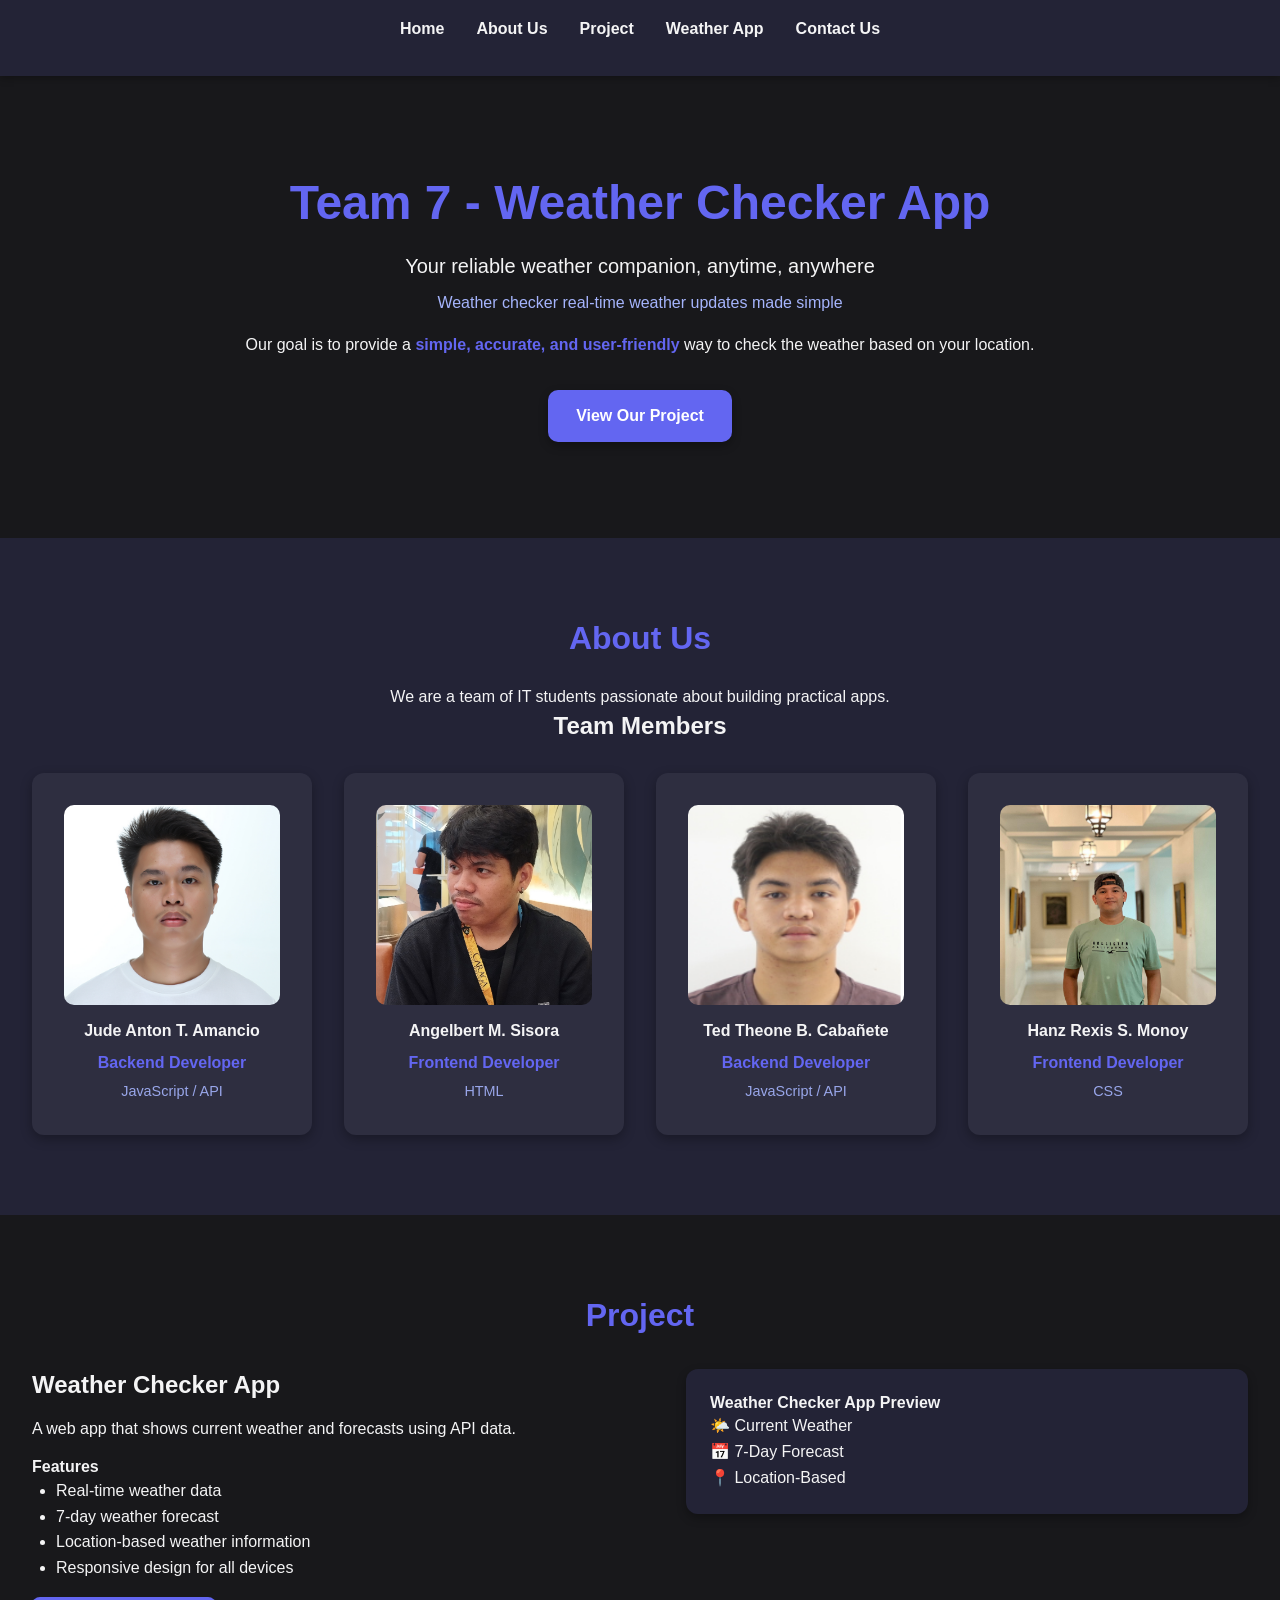
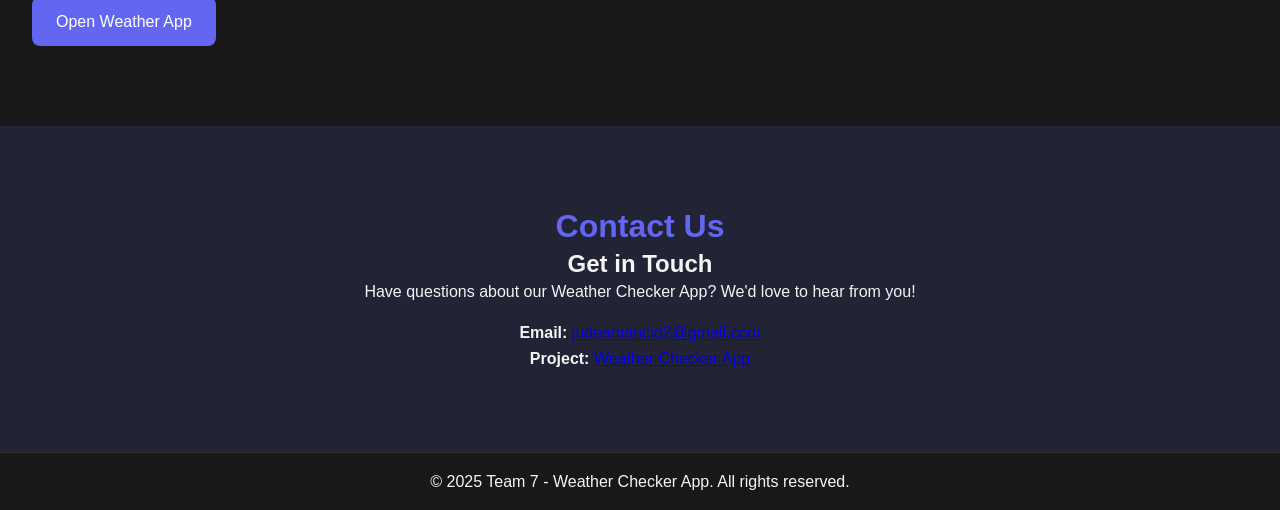
<file: index.html>
<!DOCTYPE html>
<html lang="en">
<head>
    <link rel="icon" type="image/png" href="drizzle.png">
    <meta charset="UTF-8">
    <meta name="viewport" content="width=device-width, initial-scale=1.0, maximum-scale=1.0, user-scalable=no">
    <meta name="theme-color" content="#6366F1">
    <meta name="description" content="Weather Checker App - Real-time weather updates for any location">
    <link rel="stylesheet" href="style.css">
    
    <title>Team 7 - Weather Checker App Portfolio</title>
</head>
<body>
    <nav class="navbar">
        <div class="nav-container">
            <a href="#home" class="nav-link">Home</a>
            <a href="#about" class="nav-link">About Us</a>
            <a href="#project" class="nav-link">Project</a>
            <a href="app.html" class="nav-link">Weather App</a>
            <a href="#contact" class="nav-link">Contact Us</a>
        </div>
    </nav>

    <section id="home" class="home-section">
        <div class="container">
            <div class="home-content">
                <h1 class="main-title">Team 7 - Weather Checker App</h1>
                <p class="tagline">Your reliable weather companion, anytime, anywhere</p>
                <p class="subtitle">Weather checker real-time weather updates made simple</p>
                <p class="goal">Our goal is to provide a <span class="highlight">simple, accurate, and user-friendly</span> way to check the weather based on your location.</p>
                <a href="#project" class="cta-button">View Our Project</a>
            </div>
        </div>
    </section>

    <section id="about" class="about-section">
        <div class="container">
            <h2>About Us</h2>
            <div class="about-content">
                <p class="intro">We are a team of IT students passionate about building practical apps.</p>
                
                <div class="team-section">
                    <h3>Team Members</h3>
                    <div class="team-grid">
                        <div class="team-member">
                            <img src="dp.png" alt="Jude Anton T. Amancio" class="member-photo">
                            <h4>Jude Anton T. Amancio</h4>
                            <div class="role-info">
                                <p class="role-title">Backend Developer</p>
                                <p class="role-tech">JavaScript / API</p>
                            </div>
                        </div>
                        <div class="team-member">
                            <img src="sisora.jpg" alt="Angelbert M. Sisora" class="member-photo">
                            <h4>Angelbert M. Sisora</h4>
                            <div class="role-info">
                                <p class="role-title">Frontend Developer</p>
                                <p class="role-tech">HTML</p>
                            </div>
                        </div>
                        <div class="team-member">
                            <img src="cabanete.png" alt="Ted Theone B. Cabañete" class="member-photo">
                            <h4>Ted Theone B. Cabañete</h4>
                            <div class="role-info">
                                <p class="role-title">Backend Developer</p>
                                <p class="role-tech">JavaScript / API</p>
                            </div>
                        </div>
                        <div class="team-member">
                            <img src="monoy.jpg" alt="Hanz Rexis S. Monoy" class="member-photo">
                            <h4>Hanz Rexis S. Monoy</h4>
                            <div class="role-info">
                                <p class="role-title">Frontend Developer</p>
                                <p class="role-tech">CSS</p>
                            </div>
                        </div>
                    </div>
                </div>
            </div>
        </div>
    </section>

    <section id="project" class="project-section">
        <div class="container">
            <h2>Project</h2>
            <div class="project-content">
                <div class="project-info">
                    <h3>Weather Checker App</h3>
                    <p class="project-description">A web app that shows current weather and forecasts using API data.</p>
                    
                    <div class="features">
                        <h4>Features</h4>
                        <ul>
                            <li>Real-time weather data</li>
                            <li>7-day weather forecast</li>
                            <li>Location-based weather information</li>
                            <li>Responsive design for all devices</li>
                        </ul>
                    </div>
                    
                    <div class="project-links">
                        <a href="app.html" class="project-button">Open Weather App</a>
                    </div>
                </div>
                
                <div class="project-preview">
                    <div class="preview-card">
                        <h4>Weather Checker App Preview</h4>
                        <div class="preview-content">
                            <p>🌤️ Current Weather</p>
                            <p>📅 7-Day Forecast</p>
                            <p>📍 Location-Based</p>
                        </div>
                    </div>
                </div>
            </div>
        </div>
    </section>


    <section id="contact" class="contact-section">
        <div class="container">
            <h2>Contact Us</h2>
            <div class="contact-content">
                <div class="contact-info">
                    <h3>Get in Touch</h3>
                    <p>Have questions about our Weather Checker App? We'd love to hear from you!</p>
                    
                    <div class="contact-details">
                        <div class="contact-item">
                            <strong>Email:</strong>
                            <a href="mailto:judeamancio2@gmail.com">judeamancio2@gmail.com</a>
                        </div>
                        <div class="contact-item">
                            <strong>Project:</strong>
                            <a href="index.html">Weather Checker App</a>
                        </div>
                    </div>
                </div>
            </div>
        </div>
    </section>

    <footer class="footer">
        <div class="container">
            <p>&copy; 2025 Team 7 - Weather Checker App. All rights reserved.</p>
        </div>
    </footer>

</body>

</html>
</file>
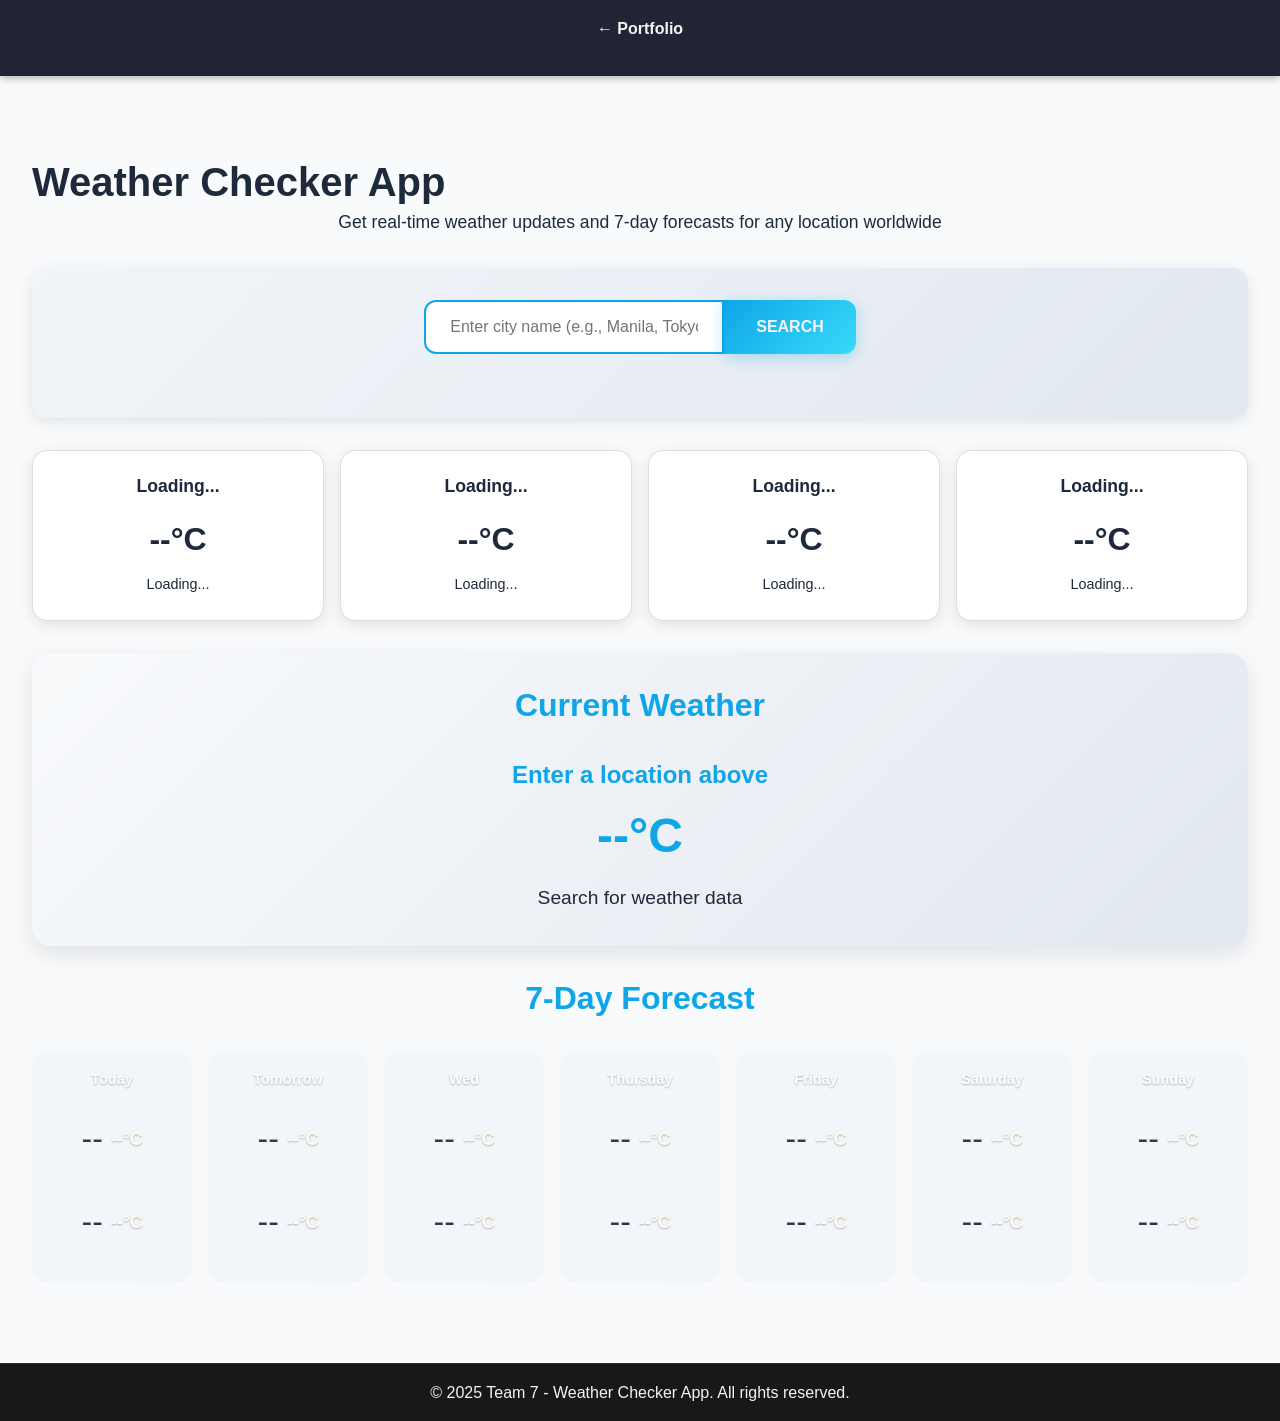
<file: app.html>
<!DOCTYPE html>
<html lang="en">
<head>
    <link rel="icon" type="image/png" href="drizzle.png">
    <meta charset="UTF-8">
    <meta name="viewport" content="width=device-width, initial-scale=1.0, maximum-scale=1.0, user-scalable=no">
    <meta name="theme-color" content="#0EA5E9">
    <meta name="description" content="Weather Checker App - Real-time weather updates for any location">
    <link rel="stylesheet" href="style.css">
    <script src="weather.js" defer></script>
    
    <title>Weather Checker App - Group 7</title>
</head>
<body>
    <nav class="navbar">
        <div class="nav-container">
            <a href="index.html" class="nav-link">← Portfolio</a>
        </div>
    </nav>

    <!-- Weather Checker App Section -->
    <section id="weather" class="weather-section">
        <div class="container">
            <h1>Weather Checker App</h1>
            <p style="text-align: center; margin-bottom: 2rem; color: var(--weather-text-dark); font-size: 1.1rem;">
                Get real-time weather updates and 7-day forecasts for any location worldwide
            </p>
            
            <div class="weather-app-container">
                <div class="search-section">
                    <div class="search-input">
                        <input type="text" id="location" placeholder="Enter city name (e.g., Manila, Tokyo, New York)">
                        <button id="search">SEARCH</button>
                    </div>
                </div>
                
                <div class="sample-weather">
                    <div class="weather-card" id="city-card-0">
                        <h3 id="city-name-0">Loading...</h3>
                        <div class="temperature" id="city-temp-0">--°C</div>
                        <div class="condition" id="city-condition-0">Loading...</div>
                    </div>
                    <div class="weather-card" id="city-card-1">
                        <h3 id="city-name-1">Loading...</h3>
                        <div class="temperature" id="city-temp-1">--°C</div>
                        <div class="condition" id="city-condition-1">Loading...</div>
                    </div>
                    <div class="weather-card" id="city-card-2">
                        <h3 id="city-name-2">Loading...</h3>
                        <div class="temperature" id="city-temp-2">--°C</div>
                        <div class="condition" id="city-condition-2">Loading...</div>
                    </div>
                    <div class="weather-card" id="city-card-3">
                        <h3 id="city-name-3">Loading...</h3>
                        <div class="temperature" id="city-temp-3">--°C</div>
                        <div class="condition" id="city-condition-3">Loading...</div>
                    </div>
                </div>
                
                <div class="current-weather">
                    <h2>Current Weather</h2>
                    <div class="current-info">
                        <div>
                            <h3 id="current-location">Enter a location above</h3>
                            <div class="current-temp" id="current-temp">--°C</div>
                            <div class="current-condition" id="current-condition">Search for weather data</div>
                        </div>
                    </div>
                </div>
                
                <div class="forecast-section">
                    <h2>7-Day Forecast</h2>
                    <div class="forecast-grid">
                        <div class="forecast-day">
                            <h4>Today</h4>
                            <div class="day-forecast">
                                <div class="weather-icon" id="day-icon-0">--</div>
                                <span class="day-temp" id="day-temp-0">--°C</span>
                            </div>
                            <div class="night-forecast">
                                <div class="weather-icon" id="night-icon-0">--</div>
                                <span class="night-temp" id="night-temp-0">--°C</span>
                            </div>
                        </div>
                        <div class="forecast-day">
                            <h4>Tomorrow</h4>
                            <div class="day-forecast">
                                <div class="weather-icon" id="day-icon-1">--</div>
                                <span class="day-temp" id="day-temp-1">--°C</span>
                            </div>
                            <div class="night-forecast">
                                <div class="weather-icon" id="night-icon-1">--</div>
                                <span class="night-temp" id="night-temp-1">--°C</span>
                            </div>
                        </div>
                        <div class="forecast-day">
                            <h4>Wed</h4>
                            <div class="day-forecast">
                                <div class="weather-icon" id="day-icon-2">--</div>
                                <span class="day-temp" id="day-temp-2">--°C</span>
                            </div>
                            <div class="night-forecast">
                                <div class="weather-icon" id="night-icon-2">--</div>
                                <span class="night-temp" id="night-temp-2">--°C</span>
                            </div>
                        </div>
                        <div class="forecast-day">
                            <h4>Thursday</h4>
                            <div class="day-forecast">
                                <div class="weather-icon" id="day-icon-3">--</div>
                                <span class="day-temp" id="day-temp-3">--°C</span>
                            </div>
                            <div class="night-forecast">
                                <div class="weather-icon" id="night-icon-3">--</div>
                                <span class="night-temp" id="night-temp-3">--°C</span>
                            </div>
                        </div>
                        <div class="forecast-day">
                            <h4>Friday</h4>
                            <div class="day-forecast">
                                <div class="weather-icon" id="day-icon-4">--</div>
                                <span class="day-temp" id="day-temp-4">--°C</span>
                            </div>
                            <div class="night-forecast">
                                <div class="weather-icon" id="night-icon-4">--</div>
                                <span class="night-temp" id="night-temp-4">--°C</span>
                            </div>
                        </div>
                        <div class="forecast-day">
                            <h4>Saturday</h4>
                            <div class="day-forecast">
                                <div class="weather-icon" id="day-icon-5">--</div>
                                <span class="day-temp" id="day-temp-5">--°C</span>
                            </div>
                            <div class="night-forecast">
                                <div class="weather-icon" id="night-icon-5">--</div>
                                <span class="night-temp" id="night-temp-5">--°C</span>
                            </div>
                        </div>
                        <div class="forecast-day">
                            <h4>Sunday</h4>
                            <div class="day-forecast">
                                <div class="weather-icon" id="day-icon-6">--</div>
                                <span class="day-temp" id="day-temp-6">--°C</span>
                            </div>
                            <div class="night-forecast">
                                <div class="weather-icon" id="night-icon-6">--</div>
                                <span class="night-temp" id="night-temp-6">--°C</span>
                            </div>
                        </div>
                    </div>
                </div>
            </div>
        </div>
    </section>

    <footer class="footer">
        <div class="container">
            <p>&copy; 2025 Team 7 - Weather Checker App. All rights reserved.</p>
        </div>
    </footer>

</body>
</html>
</file>
<file: style.css>
:root {
  /* Portfolio Palette */
  --portfolio-bg: #18181B;
  --portfolio-primary: #6366F1;
  --portfolio-accent: #A5B4FC;
  --portfolio-text: #F4F4F5;
  --portfolio-card: #232336;
  --portfolio-secondary: #2E2E40;

  /* Weather App Palette */
  --weather-bg: #F8FAFC;
  --weather-primary: #0EA5E9;
  --weather-secondary: #38DBF8;
  --weather-text-dark: #1E293B;
  --weather-text-light: #F1F5F9;
  --weather-accent: #F97316;
}
.member-photo {
  width: 200px;
  height: 200px;
  border-radius: 50%;
  object-fit: cover;
  margin: 0 auto 1rem auto;
  display: block;
}
* {
  margin: 0;
  padding: 0;
  box-sizing: border-box;
  font-family: 'Segoe UI', Roboto, Helvetica, Arial, sans-serif;
  scroll-behavior: smooth;
}

/* Prevent horizontal scroll */
html, body {
  overflow-x: hidden;
  width: 100%;
}

/* Touch-friendly buttons */
button, .nav-link, .cta-button, .project-button {
  min-height: 44px;
  min-width: 44px;
  touch-action: manipulation;
}

/* Smooth scrolling for anchor links */
html {
  scroll-behavior: smooth;
}

/* Focus styles for accessibility */
button:focus,
input:focus,
.nav-link:focus {
  outline: 2px solid var(--portfolio-primary);
  outline-offset: 2px;
}

body {
  background: var(--portfolio-bg);
  color: var(--portfolio-text);
  line-height: 1.6;
  font-size: 1rem;
}

/* =========================
   Typography
   ========================= */
h1, h2, h3, h4, h5, h6 {
  font-weight: 700;
  line-height: 1.3;
}

h1 { font-size: 2.5rem; }
h2 { font-size: 2rem; }
h3 { font-size: 1.5rem; }
p  { font-size: 1rem; color: var(--portfolio-text); }

/* =========================
   Navbar
   ========================= */
.navbar {
  background: var(--portfolio-card);
  padding: 1rem 2rem;
  position: sticky;
  top: 0;
  z-index: 1000;
  box-shadow: 0 2px 8px rgba(0,0,0,0.3);
}

.nav-container {
  display: flex;
  justify-content: center;
  gap: 2rem;
}

.nav-link {
  color: var(--portfolio-text);
  text-decoration: none;
  font-weight: 600;
  transition: color 0.3s ease;
}

.nav-link:hover {
  color: var(--portfolio-primary);
}

/* =========================
   Home Section
   ========================= */
.home-section {
  padding: 6rem 2rem;
  text-align: center;
  background: var(--portfolio-bg);
}

.main-title {
  font-size: 3rem;
  color: var(--portfolio-primary);
  margin-bottom: 1rem;
}

.tagline {
  font-size: 1.25rem;
  margin: 0.5rem 0;
}

.subtitle {
  color: var(--portfolio-accent);
  margin-bottom: 1rem;
}

.goal .highlight {
  color: var(--portfolio-primary);
  font-weight: bold;
}

.cta-button {
  display: inline-block;
  margin-top: 2rem;
  padding: 0.85rem 1.75rem;
  background: var(--portfolio-primary);
  color: white;
  border-radius: 10px;
  text-decoration: none;
  font-weight: 600;
  transition: all 0.3s ease;
  box-shadow: 0 4px 10px rgba(0,0,0,0.3);
}

.cta-button:hover {
  background: var(--portfolio-accent);
  transform: translateY(-2px);
}

/* =========================
   About Section
   ========================= */
.about-section {
  padding: 5rem 2rem;
  background: var(--portfolio-card);
  text-align: center;
}

.about-section h2 {
  color: var(--portfolio-primary);
  margin-bottom: 1.5rem;
}

.team-grid {
  display: grid;
  grid-template-columns: repeat(auto-fit, minmax(220px, 1fr));
  gap: 2rem;
  margin-top: 2rem;
}

.team-member {
  background: var(--portfolio-secondary);
  padding: 2rem;
  border-radius: 12px;
  transition: all 0.3s ease;
  box-shadow: 0 4px 12px rgba(0,0,0,0.3);
}

.team-member:hover {
  transform: translateY(-6px);
}

.member-photo {
  width: 100%;
  border-radius: 10px;
  margin-bottom: 1rem;
  object-fit: cover;
}

.role-info {
  margin-top: 0.5rem;
}

.role-title {
  font-weight: 600;
  color: var(--portfolio-primary);
  margin-bottom: 0.3rem;
  font-size: 1rem;
}

.role-tech {
  font-size: 0.9rem;
  color: var(--portfolio-accent);
  font-weight: 500;
  opacity: 0.9;
}

/* =========================
   Project Section
   ========================= */
.project-section {
  padding: 5rem 2rem;
  background: var(--portfolio-bg);
}

.project-section h2 {
  color: var(--portfolio-primary);
  text-align: center;
  margin-bottom: 2rem;
}

.project-content {
  display: flex;
  flex-wrap: wrap;
  gap: 2rem;
  justify-content: center;
}

.project-info {
  flex: 1 1 320px;
}

.project-description {
  margin: 1rem 0;
}

.features ul {
  list-style: disc;
  padding-left: 1.5rem;
}

.project-button {
  display: inline-block;
  margin-top: 1rem;
  padding: 0.75rem 1.5rem;
  background: var(--portfolio-primary);
  color: white;
  text-decoration: none;
  border-radius: 8px;
  transition: all 0.3s ease;
}

.project-button:hover {
  background: var(--portfolio-accent);
  transform: translateY(-2px);
}

.project-preview {
  flex: 1 1 260px;
}

.preview-card {
  background: var(--portfolio-card);
  padding: 1.5rem;
  border-radius: 12px;
  box-shadow: 0 4px 10px rgba(0,0,0,0.3);
}

/* =========================
   Weather Section
   ========================= */
.weather-section {
  padding: 5rem 2rem;
  background: var(--weather-bg);
  color: var(--weather-text-dark);
}

.weather-section h2 {
  text-align: center;
  color: var(--weather-primary);
  margin-bottom: 2rem;
}

.search-input {
  display: flex;
  justify-content: center;
  margin-bottom: 2rem;
}

.search-input input {
  padding: 0.75rem;
  border: 2px solid var(--weather-primary);
  border-radius: 8px 0 0 8px;
  outline: none;
}

.search-input button {
  padding: 0.75rem 1.5rem;
  border: none;
  background: var(--weather-primary);
  color: var(--weather-text-light);
  border-radius: 0 8px 8px 0;
  cursor: pointer;
  font-weight: 600;
  transition: background 0.3s ease, transform 0.2s ease;
}

.search-input button:hover {
  background: var(--weather-secondary);
  transform: scale(1.05);
}

.weather-card {
  background: white;
  border: 1px solid #ddd;
  border-radius: 15px;
  padding: 1.5rem;
  text-align: center;
  flex: 1 1 220px;
  box-shadow: 0 4px 15px rgba(0,0,0,0.1);
  transition: all 0.3s ease;
  position: relative;
  overflow: hidden;
  min-height: 160px;
  display: flex;
  flex-direction: column;
  justify-content: center;
}

.weather-card:hover {
  transform: translateY(-4px);
  box-shadow: 0 8px 25px rgba(0,0,0,0.15);
}

.weather-card::before {
  content: '';
  position: absolute;
  top: 0;
  left: 0;
  right: 0;
  bottom: 0;
  background: linear-gradient(135deg, rgba(255,255,255,0.1), rgba(255,255,255,0.05));
  border-radius: 15px;
  pointer-events: none;
}

.weather-card h3 {
  font-size: 1.1rem;
  font-weight: 600;
  margin-bottom: 0.5rem;
  z-index: 1;
  position: relative;
}

.weather-card .temperature {
  font-size: 2rem;
  font-weight: 700;
  margin: 0.5rem 0;
  z-index: 1;
  position: relative;
}

.weather-card .condition {
  font-size: 0.9rem;
  font-weight: 500;
  z-index: 1;
  position: relative;
}

.sample-weather {
  display: flex;
  flex-wrap: wrap;
  gap: 1rem;
  justify-content: center;
  margin-bottom: 2rem;
}

.current-weather {
  text-align: center;
  margin: 2rem 0;
}

.forecast-grid {
  display: grid;
  grid-template-columns: repeat(auto-fit, minmax(130px, 1fr));
  gap: 1rem;
}

.forecast-day {
  background: var(--weather-text-light);
  border-radius: 15px;
  padding: 1.2rem;
  text-align: center;
  transition: all 0.3s ease;
  position: relative;
  overflow: hidden;
  min-height: 180px;
  display: flex;
  flex-direction: column;
  justify-content: space-between;
}

.forecast-day:hover {
  transform: translateY(-6px);
  box-shadow: 0 8px 25px rgba(0,0,0,0.15);
}

.forecast-day h4 {
  margin-bottom: 0.5rem;
  color: #FFFFFF;
  font-weight: 600;
  font-size: 0.9rem;
  line-height: 1.3;
  text-shadow: 0 1px 2px rgba(0, 0, 0, 0.3);
}

.forecast-day h4 small {
  font-size: 0.75rem;
  font-weight: 400;
  color: #DCEAFB;
  display: block;
  margin-top: 0.2rem;
  text-shadow: 0 1px 2px rgba(0, 0, 0, 0.2);
}

.forecast-day::before {
  content: '';
  position: absolute;
  top: 0;
  left: 0;
  right: 0;
  bottom: 0;
  background: linear-gradient(135deg, rgba(255,255,255,0.1), rgba(255,255,255,0.05));
  border-radius: 15px;
  pointer-events: none;
}

/* Weather-specific gradient effects */
.forecast-day.sunny {
  background: linear-gradient(135deg, #FFD700, #FFA500);
  color: #fff;
}

.forecast-day.clear {
  background: linear-gradient(135deg, #87CEEB, #4682B4);
  color: #fff;
}

.forecast-day.partly-cloudy {
  background: linear-gradient(135deg, #B0C4DE, #87CEEB);
  color: #fff;
}

.forecast-day.cloudy {
  background: linear-gradient(135deg, #708090, #A9A9A9);
  color: #fff;
}

.forecast-day.overcast {
  background: linear-gradient(135deg, #696969, #808080);
  color: #fff;
}

.forecast-day.rainy {
  background: linear-gradient(135deg, #4682B4, #5F9EA0);
  color: #fff;
}

.forecast-day.stormy {
  background: linear-gradient(135deg, #2F4F4F, #4682B4);
  color: #fff;
}

.forecast-day.snowy {
  background: linear-gradient(135deg, #F0F8FF, #B0E0E6);
  color: #333;
}

.forecast-day.foggy {
  background: linear-gradient(135deg, #D3D3D3, #C0C0C0);
  color: #333;
}

/* Enhanced current weather styling */
.current-weather {
  text-align: center;
  margin: 2rem 0;
  padding: 2rem;
  background: linear-gradient(135deg, #f8fafc, #e2e8f0);
  border-radius: 20px;
  box-shadow: 0 8px 25px rgba(0,0,0,0.1);
}

.current-info h3 {
  color: var(--weather-primary);
  font-size: 1.5rem;
  margin-bottom: 0.5rem;
}

.current-temp {
  font-size: 3rem;
  font-weight: 700;
  color: var(--weather-primary);
  margin: 0.5rem 0;
}

.current-condition {
  font-size: 1.2rem;
  color: var(--weather-text-dark);
  font-weight: 500;
}

/* Enhanced search section */
.search-section {
  background: linear-gradient(135deg, #f1f5f9, #e2e8f0);
  padding: 2rem;
  border-radius: 15px;
  margin-bottom: 2rem;
  box-shadow: 0 4px 15px rgba(0,0,0,0.1);
}

.search-input input {
  padding: 1rem 1.5rem;
  border: 2px solid var(--weather-primary);
  border-radius: 12px 0 0 12px;
  outline: none;
  font-size: 1rem;
  width: 300px;
  transition: border-color 0.3s ease;
}

.search-input input:focus {
  border-color: var(--weather-secondary);
  box-shadow: 0 0 0 3px rgba(14, 165, 233, 0.1);
}

.search-input button {
  padding: 1rem 2rem;
  border: none;
  background: linear-gradient(135deg, var(--weather-primary), var(--weather-secondary));
  color: var(--weather-text-light);
  border-radius: 0 12px 12px 0;
  cursor: pointer;
  font-weight: 600;
  font-size: 1rem;
  transition: all 0.3s ease;
  box-shadow: 0 4px 15px rgba(14, 165, 233, 0.3);
}

.search-input button:hover {
  transform: translateY(-2px);
  box-shadow: 0 6px 20px rgba(14, 165, 233, 0.4);
}

/* Weather icons styling */
.weather-icon {
  font-size: 2rem;
  margin: 0.5rem 0;
  display: block;
}

.day-forecast, .night-forecast {
  display: flex;
  align-items: center;
  justify-content: center;
  gap: 0.5rem;
  margin: 0.5rem 0;
}

.day-temp, .night-temp {
  font-weight: 600;
  font-size: 1.1rem;
  color: #FFFDEE;
  text-shadow: 0 1px 2px rgba(0, 0, 0, 0.3);
}

/* =========================
   Responsive Design
   ========================= */

/* Mobile First Approach */
@media (max-width: 480px) {
  /* Typography */
  .main-title {
    font-size: 2rem;
  }
  
  h1 { font-size: 2rem; }
  h2 { font-size: 1.5rem; }
  h3 { font-size: 1.2rem; }
  
  /* Navigation */
  .nav-container {
    flex-direction: column;
    gap: 1rem;
    padding: 0.5rem;
  }
  
  .nav-link {
    font-size: 0.9rem;
    padding: 0.5rem;
  }
  
  /* Home Section */
  .home-section {
    padding: 3rem 1rem;
  }
  
  .tagline {
    font-size: 1rem;
  }
  
  .subtitle {
    font-size: 0.9rem;
  }
  
  /* About Section */
  .about-section {
    padding: 3rem 1rem;
  }
  
  .team-grid {
    grid-template-columns: 1fr;
    gap: 1rem;
  }
  
  .team-member {
    padding: 1rem;
  }
  
  /* Project Section */
  .project-section {
    padding: 3rem 1rem;
  }
  
  .project-content {
    flex-direction: column;
  }
  
  /* Weather Section */
  .weather-section {
    padding: 3rem 1rem;
  }
  
  .search-section {
    padding: 1rem;
  }
  
  .search-input {
    flex-direction: column;
    gap: 0.5rem;
  }
  
  .search-input input {
    width: 100%;
    border-radius: 8px;
    margin-bottom: 0.5rem;
  }
  
  .search-input button {
    border-radius: 8px;
    width: 100%;
  }
  
  /* Sample Weather Cards */
  .sample-weather {
    flex-direction: column;
    gap: 1rem;
  }
  
  .weather-card {
    min-height: 120px;
    padding: 1rem;
  }
  
  .weather-card h3 {
    font-size: 1rem;
  }
  
  .weather-card .temperature {
    font-size: 1.5rem;
  }
  
  /* Current Weather */
  .current-weather {
    padding: 1.5rem;
    margin: 1rem 0;
  }
  
  .current-temp {
    font-size: 2rem;
  }
  
  /* Forecast Grid */
  .forecast-grid {
    grid-template-columns: 1fr;
    gap: 0.8rem;
  }
  
  .forecast-day {
    min-height: 140px;
    padding: 1rem;
  }
  
  .forecast-day h4 {
    font-size: 0.8rem;
  }
  
  .forecast-day h4 small {
    font-size: 0.7rem;
  }
  
  .weather-icon {
    font-size: 1.5rem;
  }
  
  .day-temp, .night-temp {
    font-size: 1rem;
  }
  
  /* Contact Section */
  .contact-section {
    padding: 3rem 1rem;
  }
}

/* Tablet Portrait */
@media (min-width: 481px) and (max-width: 768px) {
  .nav-container {
    gap: 1.5rem;
  }
  
  .home-section {
    padding: 4rem 1.5rem;
  }
  
  .about-section, .project-section, .weather-section, .contact-section {
    padding: 4rem 1.5rem;
  }
  
  .team-grid {
    grid-template-columns: repeat(2, 1fr);
    gap: 1.5rem;
  }
  
  .project-content {
    flex-direction: column;
  }
  
  .sample-weather {
    grid-template-columns: repeat(2, 1fr);
    display: grid;
  }
  
  .forecast-grid {
    grid-template-columns: repeat(2, 1fr);
  }
  
  .search-input input {
    width: 250px;
  }
}

/* Tablet Landscape */
@media (min-width: 769px) and (max-width: 1024px) {
  .team-grid {
    grid-template-columns: repeat(2, 1fr);
  }
  
  .sample-weather {
    grid-template-columns: repeat(2, 1fr);
    display: grid;
  }
  
  .forecast-grid {
    grid-template-columns: repeat(3, 1fr);
  }
}

/* Desktop */
@media (min-width: 1025px) {
  .sample-weather {
    display: flex;
    flex-wrap: wrap;
  }
  
  .forecast-grid {
    grid-template-columns: repeat(7, 1fr);
  }
}

/* Extra Large Screens */
@media (min-width: 1440px) {
  .container {
    max-width: 1200px;
    margin: 0 auto;
  }
  
  .main-title {
    font-size: 3.5rem;
  }
  
  .forecast-grid {
    grid-template-columns: repeat(7, 1fr);
    gap: 1.5rem;
  }
}

/* Landscape Orientation for Mobile */
@media (max-width: 768px) and (orientation: landscape) {
  .home-section {
    padding: 2rem 1rem;
  }
  
  .about-section, .project-section, .weather-section, .contact-section {
    padding: 2rem 1rem;
  }
  
  .team-grid {
    grid-template-columns: repeat(2, 1fr);
  }
  
  .sample-weather {
    flex-direction: row;
    flex-wrap: wrap;
  }
  
  .forecast-grid {
    grid-template-columns: repeat(3, 1fr);
  }
}

/* High DPI Displays */
@media (-webkit-min-device-pixel-ratio: 2), (min-resolution: 192dpi) {
  .weather-icon {
    font-size: 2.2rem;
  }
}

/* Accessibility - Reduced Motion */
@media (prefers-reduced-motion: reduce) {
  * {
    animation-duration: 0.01ms !important;
    animation-iteration-count: 1 !important;
    transition-duration: 0.01ms !important;
  }
}

/* Dark Mode Support */
@media (prefers-color-scheme: dark) {
  .weather-section {
    background: #1a1a1a;
    color: #ffffff;
  }
  
  .search-section {
    background: linear-gradient(135deg, #2a2a2a, #1a1a1a);
  }
  
  .current-weather {
    background: linear-gradient(135deg, #2a2a2a, #1a1a1a);
  }
}

/* =========================
   Contact & Footer
   ========================= */
.contact-section {
  padding: 5rem 2rem;
  background: var(--portfolio-card);
  text-align: center;
}

.contact-section h2 {
  color: var(--portfolio-primary);
}

.contact-details {
  margin-top: 1rem;
}

.footer {
  background: var(--portfolio-bg);
  text-align: center;
  padding: 1rem;
  font-size: 0.9rem;
  color: var(--portfolio-text);
  border-top: 1px solid rgba(255,255,255,0.1);
}
</file>
